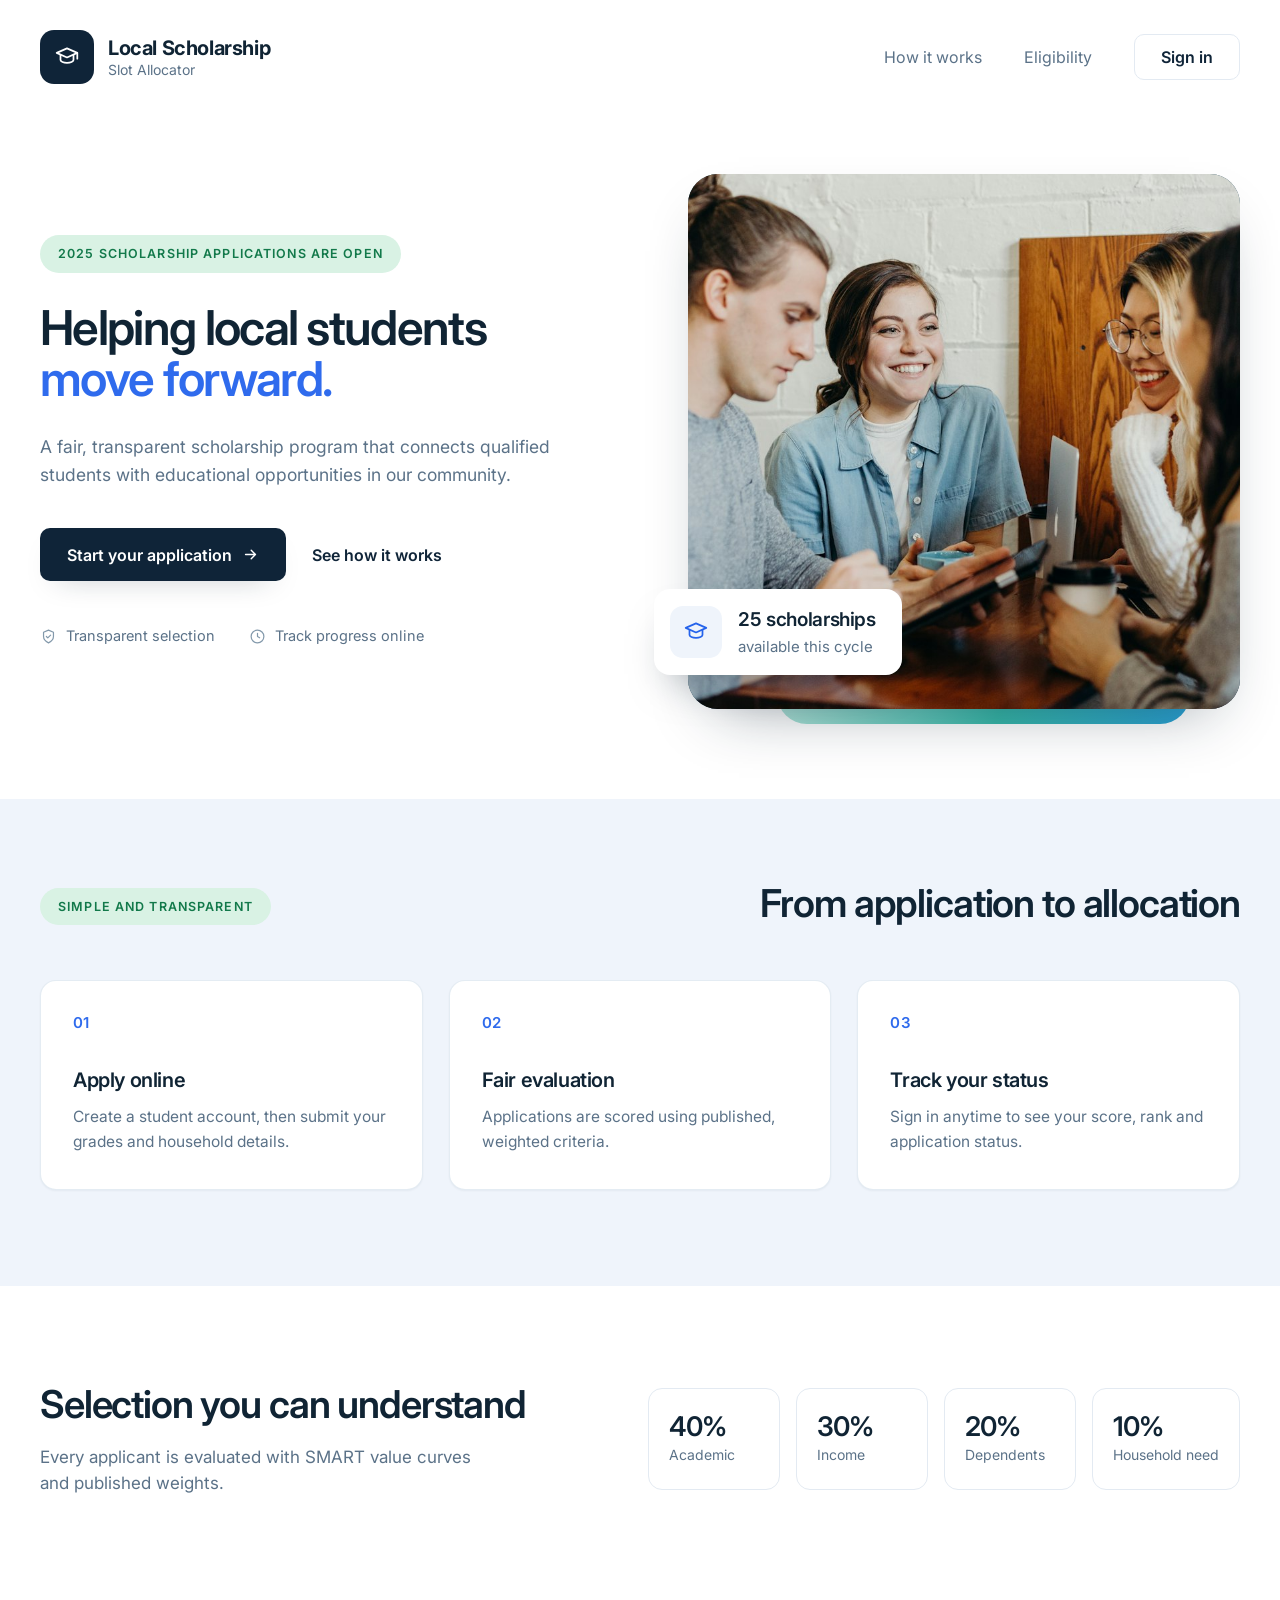
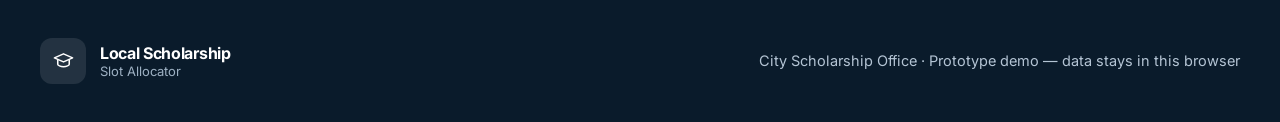
<file: index.html>
<!doctype html>
<html lang="en">
<head>
<meta charset="utf-8">
<meta name="viewport" content="width=device-width, initial-scale=1">
<title>Local Scholarship — Slot Allocator</title>
<meta name="description" content="A fair, transparent scholarship program that connects qualified students with educational opportunities in our community.">
<link rel="preconnect" href="https://fonts.googleapis.com">
<link rel="preconnect" href="https://fonts.gstatic.com" crossorigin>
<link href="https://fonts.googleapis.com/css2?family=Inter:wght@400;500;600;700&display=swap" rel="stylesheet">
<link rel="icon" href="data:image/svg+xml,%3Csvg xmlns='http://www.w3.org/2000/svg' viewBox='0 0 24 24'%3E%3Crect width='24' height='24' rx='6' fill='%230f2438'/%3E%3Cpath d='M12 7l6 2.6-6 2.6-6-2.6 6-2.6z' fill='white'/%3E%3Cpath d='M7 11.4v2.9c0 .8 2.2 1.7 5 1.7s5-.9 5-1.7v-2.9l-5 2.1-5-2.1z' fill='white'/%3E%3C/svg%3E">
<style>
/* ==========================================================================
   Local Scholarship - standalone build (isang file lang, walang server)
   ========================================================================== */

:root{
  --navy:#0f2438;
  --navy-deep:#0a1b2b;
  --navy-soft:#152c42;
  --blue:#2563eb;
  --blue-bright:#2f6bed;
  --blue-soft:#e8f0fe;
  --mint:#d9f2e4;
  --green:#12794a;
  --teal:#2bb3a3;
  --ink:#102434;
  --body:#5b7288;
  --muted:#8399ab;
  --line:#e3eaf2;
  --soft:#eff4fb;
  --amber:#b45309;
  --amber-soft:#fdf0d5;
  --danger:#b42318;
  --shadow-sm:0 1px 2px rgba(16,36,52,.05);
  --shadow-md:0 12px 30px -18px rgba(16,36,52,.35);
  --shadow-lg:0 26px 60px -30px rgba(16,36,52,.45);
  --radius:16px;
}

*,*::before,*::after{box-sizing:border-box;}
html{scroll-behavior:smooth;}
body{
  margin:0;
  font-family:"Inter",-apple-system,BlinkMacSystemFont,"Segoe UI",Roboto,Helvetica,Arial,sans-serif;
  color:var(--ink);background:#fff;-webkit-font-smoothing:antialiased;
  font-size:16px;line-height:1.55;
}
img{max-width:100%;display:block;}
a{color:inherit;text-decoration:none;}
h1,h2,h3,h4{margin:0;letter-spacing:-.02em;line-height:1.15;font-weight:600;}
p{margin:0;}
ul{margin:0;padding:0;list-style:none;}
button,input{font:inherit;color:inherit;}

.container{width:100%;max-width:1400px;margin:0 auto;padding:0 40px;}

/* ---------- Buttons ---------- */
.btn{
  display:inline-flex;align-items:center;gap:10px;border-radius:10px;
  border:1px solid transparent;padding:15px 24px;font-size:16px;font-weight:600;
  cursor:pointer;line-height:1;white-space:nowrap;
  transition:transform .15s ease,background .15s ease,border-color .15s ease;
}
.btn:active{transform:translateY(1px);}
.btn-primary{background:var(--navy);color:#fff;box-shadow:var(--shadow-md);}
.btn-primary:hover{background:var(--navy-soft);}
.btn-ghost{background:#fff;border-color:var(--line);color:var(--navy);padding:14px 26px;}
.btn-ghost:hover{border-color:#c9d6e4;background:#fbfdff;}
.btn-link{background:none;border:none;padding:15px 4px;color:var(--navy);font-weight:600;}
.btn-link:hover{color:var(--blue);}
.btn-submit{width:100%;justify-content:center;background:var(--navy);color:#fff;padding:16px 24px;}
.btn-submit:hover{background:var(--navy-soft);}
.btn-small{background:#fff;border:1px solid var(--line);border-radius:8px;padding:8px 14px;
  font-size:13px;font-weight:500;color:var(--body);cursor:pointer;}
.btn-small:hover{border-color:#c9d6e4;color:var(--ink);}

/* ---------- Nav ---------- */
.nav{padding:30px 0;}
.nav .container{display:flex;align-items:center;justify-content:space-between;gap:24px;}
.brand{display:flex;align-items:center;gap:14px;}
.brand-mark{width:54px;height:54px;border-radius:14px;background:var(--navy);
  display:grid;place-items:center;color:#fff;flex:0 0 auto;}
.brand-mark svg{width:26px;height:26px;}
.brand-text{display:flex;flex-direction:column;line-height:1.25;}
.brand-text strong{font-size:20px;font-weight:700;letter-spacing:-.02em;}
.brand-text small{font-size:14px;color:var(--body);font-weight:400;}
.nav-links{display:flex;align-items:center;gap:42px;}
.nav-links a.navlink{font-size:16px;color:var(--body);}
.nav-links a.navlink:hover{color:var(--ink);}

/* ---------- Hero ---------- */
.hero{padding:60px 0 90px;}
.hero .container{display:grid;grid-template-columns:1.02fr .95fr;gap:56px;align-items:center;}
.pill{display:inline-block;background:var(--mint);color:var(--green);font-size:12.5px;
  font-weight:600;letter-spacing:.09em;text-transform:uppercase;padding:9px 18px;
  border-radius:999px;margin-bottom:30px;}
.hero h1{font-size:clamp(36px,3.75vw,55px);letter-spacing:-.035em;line-height:1.06;text-wrap:balance;}
.hero h1 .accent{color:var(--blue-bright);display:block;}
.lede{color:var(--body);font-size:17.5px;line-height:1.65;max-width:530px;margin-top:28px;}
.hero-actions{display:flex;align-items:center;gap:22px;flex-wrap:wrap;margin-top:38px;}
.hero-actions .btn-primary{padding:17px 26px;}
.trust{display:flex;gap:34px;flex-wrap:wrap;margin-top:44px;color:var(--body);font-size:14.5px;}
.trust li{display:flex;align-items:center;gap:9px;}
.trust svg{width:17px;height:17px;color:var(--muted);flex:0 0 auto;}

.hero-media{position:relative;isolation:isolate;}
.photo-accent{position:absolute;left:16%;right:9%;bottom:-15px;height:100px;border-radius:30px;
  background:linear-gradient(100deg,#b6e8dc,#2bb3a3 55%,#1e9ad0);z-index:0;opacity:.95;}
.photo-frame{position:relative;z-index:1;border-radius:30px;overflow:hidden;aspect-ratio:1/.97;
  background:linear-gradient(150deg,#2a5a6e,#0f2438);box-shadow:var(--shadow-lg);}
.photo-frame img{width:100%;height:100%;object-fit:cover;}
.float-card{position:absolute;z-index:2;left:-34px;bottom:34px;display:flex;align-items:center;
  gap:16px;background:#fff;border-radius:16px;padding:16px 26px 16px 16px;
  box-shadow:0 22px 44px -22px rgba(16,36,52,.5);}
.float-icon{width:52px;height:52px;border-radius:13px;background:var(--soft);color:var(--blue);
  display:grid;place-items:center;flex:0 0 auto;}
.float-icon svg{width:26px;height:26px;}
.float-card strong{display:block;font-size:19px;font-weight:600;letter-spacing:-.02em;}
.float-card small{color:var(--body);font-size:15px;}

/* ---------- Sections ---------- */
.section-soft{background:var(--soft);padding:82px 0 96px;}
.section-white{padding:96px 0 104px;}
.section-head{display:flex;align-items:flex-end;justify-content:space-between;gap:40px;
  margin-bottom:55px;flex-wrap:wrap;}
.section-head .pill{margin-bottom:0;}
.section-head h2{font-size:clamp(28px,3vw,42px);letter-spacing:-.03em;}
.cards{display:grid;grid-template-columns:repeat(3,1fr);gap:26px;}
.card{background:#fff;border:1px solid rgba(226,234,242,.9);border-radius:var(--radius);
  padding:30px 32px 34px;box-shadow:var(--shadow-sm);}
.card-index{color:var(--blue-bright);font-size:15px;font-weight:600;letter-spacing:.02em;
  display:block;margin-bottom:34px;}
.card h3{font-size:20px;font-weight:600;margin-bottom:12px;}
.card p{color:var(--body);font-size:15.5px;line-height:1.65;}

.criteria{display:grid;grid-template-columns:1fr auto;gap:60px;align-items:center;}
.criteria h2{font-size:clamp(28px,3vw,42px);letter-spacing:-.03em;margin-bottom:18px;}
.criteria p{color:var(--body);font-size:17px;max-width:460px;}
.stats{display:flex;gap:16px;flex-wrap:wrap;}
.stat{min-width:132px;border:1px solid var(--line);border-radius:14px;padding:22px 20px;background:#fff;}
.stat b{display:block;font-size:27px;letter-spacing:-.03em;font-weight:600;line-height:1.15;}
.stat span{color:var(--body);font-size:14px;}

/* ---------- Application ---------- */
.apply-page{padding:70px 0 96px;}
.page-head{max-width:720px;margin-bottom:46px;}
.page-head .pill{margin-bottom:22px;}
.page-head h1{font-size:clamp(34px,4vw,52px);letter-spacing:-.035em;}
.page-head p{color:var(--body);font-size:17px;margin-top:18px;max-width:600px;}
.apply-grid{display:grid;grid-template-columns:minmax(0,420px) minmax(0,1fr);gap:34px;align-items:start;}

.panel{background:#fff;border:1px solid var(--line);border-radius:18px;padding:30px;box-shadow:var(--shadow-sm);}
.panel-head{display:flex;align-items:flex-start;justify-content:space-between;gap:16px;margin-bottom:24px;}
.panel-head h2{font-size:20px;letter-spacing:-.02em;}
.panel-head p{color:var(--muted);font-size:13.5px;margin-top:4px;}

.field{margin-bottom:18px;}
.field label{display:block;font-size:13.5px;font-weight:600;color:var(--ink);margin-bottom:7px;}
.field .hint{display:block;font-weight:400;color:var(--muted);font-size:12.5px;margin-top:6px;}
.field input{width:100%;border:1px solid var(--line);border-radius:10px;padding:12px 14px;
  font-size:15px;background:#fcfdff;transition:border-color .15s ease,box-shadow .15s ease;}
.field input:focus{outline:none;border-color:#a9c4f5;box-shadow:0 0 0 3px rgba(47,107,237,.12);background:#fff;}
.field-row{display:grid;grid-template-columns:1fr 1fr;gap:14px;}

.weights{font-size:13px;color:var(--muted);line-height:1.7;border-top:1px solid var(--line);
  padding-top:16px;margin-top:22px;}
.weights b{color:var(--body);font-weight:600;}

.alert{border-radius:10px;padding:12px 14px;font-size:14px;margin-bottom:18px;display:none;}
.alert.show{display:block;}
.alert.error{background:#fef3f2;color:var(--danger);border:1px solid #fbdad5;}

.result-banner{display:none;border-radius:12px;padding:18px 20px;margin-bottom:24px;
  border:1px solid var(--line);background:var(--soft);}
.result-banner.show{display:block;}
.result-banner .who{font-weight:600;font-size:16px;letter-spacing:-.01em;}
.result-banner .meta{color:var(--body);font-size:14px;margin-top:6px;}
.result-banner.granted{background:#f0fbf5;border-color:#c8ecd8;}
.result-banner.waitlist{background:var(--amber-soft);border-color:#f3e0bb;}

.table-wrap{overflow-x:auto;margin:0 -6px;}
table{width:100%;border-collapse:collapse;font-size:14.5px;min-width:560px;}
thead th{text-align:left;font-size:12px;letter-spacing:.06em;text-transform:uppercase;
  color:var(--muted);font-weight:600;padding:0 12px 12px;border-bottom:1px solid var(--line);}
tbody td{padding:14px 12px;border-bottom:1px solid #f1f5f9;vertical-align:middle;}
tbody tr:last-child td{border-bottom:none;}
tbody tr:hover{background:#fbfdff;}
td.rank{color:var(--muted);width:44px;font-variant-numeric:tabular-nums;}
td.name{font-weight:500;}
td.sub{color:var(--muted);font-size:12.5px;font-weight:400;}
td.score{font-variant-numeric:tabular-nums;font-weight:600;}
th.num,td.num{text-align:right;}
.badge{display:inline-block;font-size:11.5px;font-weight:600;letter-spacing:.05em;
  padding:5px 10px;border-radius:999px;text-transform:uppercase;}
.badge.granted{background:#e6f7ee;color:#12794a;}
.badge.waitlist{background:var(--amber-soft);color:var(--amber);}
.empty{text-align:center;color:var(--muted);font-size:14.5px;padding:44px 20px;}
.slots-note{font-size:13px;color:var(--muted);margin-top:16px;}

/* ---------- Footer ---------- */
footer{background:var(--navy-deep);color:#fff;padding:38px 0;}
footer .container{display:flex;align-items:center;justify-content:space-between;gap:28px;flex-wrap:wrap;}
footer .brand-mark{background:rgba(255,255,255,.1);width:46px;height:46px;border-radius:12px;}
footer .brand-mark svg{width:23px;height:23px;}
footer .brand-text strong{font-size:16px;}
footer .brand-text small{color:#9db0c2;font-size:13px;}
footer .foot-note{color:#b4c4d4;font-size:14.5px;}

/* ---------- Responsive ---------- */
@media (max-width:1080px){
  .hero .container{grid-template-columns:1fr;gap:56px;}
  .photo-accent{display:none;}
  .float-card{left:16px;bottom:16px;}
  .hero-media{max-width:620px;}
  .criteria{grid-template-columns:1fr;gap:34px;}
  .apply-grid{grid-template-columns:1fr;}
}
@media (max-width:820px){
  .container{padding:0 22px;}
  .nav{padding:20px 0;}
  .nav-links{gap:20px;}
  .nav-links a.navlink{display:none;}
  .cards{grid-template-columns:1fr;}
  .section-soft,.section-white{padding:60px 0;}
  .hero{padding:30px 0 64px;}
  .section-head{margin-bottom:34px;}
  .stats{width:100%;}
  .stat{flex:1 1 120px;min-width:0;}
  .float-card{padding:12px 18px 12px 12px;gap:12px;}
  .float-icon{width:44px;height:44px;}
  .float-card strong{font-size:16px;}
  .float-card small{font-size:13px;}
  .field-row{grid-template-columns:1fr;}
  .apply-page{padding:40px 0 64px;}
}
/* ---------- Accounts / demo views ---------- */

.navlink-btn{
  background:none;
  border:none;
  padding:0;
  font-size:16px;
  color:var(--body);
  cursor:pointer;
  font-family:inherit;
}
.navlink-btn:hover{color:var(--ink);}

#nav-session{display:flex;align-items:center;gap:16px;}

.nav-user{
  display:flex;
  flex-direction:column;
  line-height:1.2;
  font-size:14.5px;
  font-weight:600;
  color:var(--ink);
}
.nav-user small{font-weight:400;color:var(--muted);font-size:12px;}

.auth-page{padding:40px 0 100px;}

.auth-card{
  max-width:470px;
  margin:0 auto;
  background:#fff;
  border:1px solid var(--line);
  border-radius:20px;
  padding:38px 36px 34px;
  box-shadow:var(--shadow-md);
}
.auth-card .pill{margin-bottom:20px;}
.auth-card h1{font-size:32px;letter-spacing:-.03em;}
.auth-sub{color:var(--body);font-size:15px;margin-top:12px;}

.demo-note{
  margin-top:14px;
  font-size:12.5px;
  color:var(--amber);
  background:var(--amber-soft);
  border:1px solid #f3e0bb;
  border-radius:9px;
  padding:9px 12px;
}

.tabs{
  display:flex;
  gap:6px;
  background:var(--soft);
  padding:5px;
  border-radius:12px;
  margin:24px 0 22px;
}
.tab{
  flex:1;
  border:none;
  background:none;
  padding:11px;
  border-radius:9px;
  font-size:14.5px;
  font-weight:600;
  color:var(--body);
  cursor:pointer;
  transition:background .15s ease, color .15s ease;
  font-family:inherit;
}
.tab.active{background:#fff;color:var(--navy);box-shadow:var(--shadow-sm);}

.auth-alt{font-size:14px;color:var(--body);margin-top:18px;text-align:center;}
.auth-alt a{color:var(--blue);font-weight:600;}
.demo-cred{font-size:12.5px;color:var(--muted);margin-top:10px;}

.field input[readonly]{
  background:var(--soft);
  color:var(--body);
  cursor:not-allowed;
}

.status-list{
  display:grid;
  grid-template-columns:1fr 1fr;
  gap:2px 18px;
  margin:22px 0 0;
  border-top:1px solid var(--line);
  padding-top:18px;
}
.status-list div{padding:8px 0;}
.status-list dt{font-size:12px;letter-spacing:.05em;text-transform:uppercase;color:var(--muted);font-weight:600;}
.status-list dd{margin:4px 0 0;font-size:15px;color:var(--ink);}

.row-sub{color:var(--muted);font-size:12.5px;font-weight:400;}

.otp-box{
  display:none;
  margin:0 0 20px;
  padding:14px 16px;
  border-radius:12px;
  border:1px dashed #a9c4f5;
  background:var(--blue-soft);
  color:var(--navy);
  font-size:13.5px;
}
.otp-box.show{display:block;}
.otp-box b{
  display:block;
  font-size:24px;
  letter-spacing:.2em;
  margin:6px 0 4px;
}
.otp-box span{display:block;color:var(--body);font-size:12.5px;}

.alert.success{
  display:none;
  background:#f0fbf5;
  color:var(--green);
  border:1px solid #c8ecd8;
}
.alert.success.show{display:block;}
.alert.success a{color:var(--green);font-weight:600;text-decoration:underline;}

.forgot-note{font-size:13.5px;color:var(--body);margin-bottom:16px;}

@media (max-width:820px){
  .auth-card{padding:28px 22px;}
  .status-list{grid-template-columns:1fr;}
  #nav-session{gap:10px;}
  .nav-user{display:none;}
}
</style>
</head>
<body>

<header class="nav">
  <div class="container">
    <a class="brand" href="#" data-view="landing">
      <span class="brand-mark" aria-hidden="true">
        <svg viewBox="0 0 24 24" fill="none" stroke="currentColor" stroke-width="1.6" stroke-linecap="round" stroke-linejoin="round">
          <path d="M12 4L2.5 8.2 12 12.4l9.5-4.2L12 4z"/>
          <path d="M6 10.2v4.6c0 1.3 2.7 2.6 6 2.6s6-1.3 6-2.6v-4.6"/>
          <path d="M21.5 8.2v5.4"/>
        </svg>
      </span>
      <span class="brand-text">
        <strong>Local Scholarship</strong>
        <small>Slot Allocator</small>
      </span>
    </a>

    <nav class="nav-links">
      <a class="navlink" href="#how-it-works" data-view="landing" data-section="how-it-works">How it works</a>
      <a class="navlink" href="#eligibility" data-view="landing" data-section="eligibility">Eligibility</a>
      <span id="nav-session"></span>
    </nav>
  </div>
</header>

<main id="top">

  <!-- ==================== LANDING ==================== -->
  <div id="view-landing">

    <section class="hero">
      <div class="container">
        <div class="hero-copy">
          <span class="pill">2025 Scholarship applications are open</span>
          <h1>Helping local students <span class="accent">move forward.</span></h1>
          <p class="lede">
            A fair, transparent scholarship program that connects qualified
            students with educational opportunities in our community.
          </p>

          <div class="hero-actions">
            <button class="btn btn-primary" type="button" data-action="start">
              Start your application
              <svg width="17" height="17" viewBox="0 0 24 24" fill="none" stroke="currentColor" stroke-width="2" stroke-linecap="round" stroke-linejoin="round" aria-hidden="true">
                <path d="M5 12h14M13 6l6 6-6 6"/>
              </svg>
            </button>
            <a class="btn btn-link" href="#how-it-works" data-view="landing" data-section="how-it-works">See how it works</a>
          </div>

          <ul class="trust">
            <li>
              <svg viewBox="0 0 24 24" fill="none" stroke="currentColor" stroke-width="1.7" stroke-linecap="round" stroke-linejoin="round" aria-hidden="true">
                <path d="M12 21s7-3.6 7-9V6l-7-3-7 3v6c0 5.4 7 9 7 9z"/><path d="M9 12l2 2 4-4"/>
              </svg>
              Transparent selection
            </li>
            <li>
              <svg viewBox="0 0 24 24" fill="none" stroke="currentColor" stroke-width="1.7" stroke-linecap="round" stroke-linejoin="round" aria-hidden="true">
                <circle cx="12" cy="12" r="9"/><path d="M12 7.5V12l3 1.8"/>
              </svg>
              Track progress online
            </li>
          </ul>
        </div>

        <div class="hero-media">
          <div class="photo-accent" aria-hidden="true"></div>
          <div class="photo-frame">
            <img src="[data-uri]" alt="Students working together at a table">
          </div>
          <div class="float-card">
            <span class="float-icon" aria-hidden="true">
              <svg viewBox="0 0 24 24" fill="none" stroke="currentColor" stroke-width="1.6" stroke-linecap="round" stroke-linejoin="round">
                <path d="M12 4L2.5 8.2 12 12.4l9.5-4.2L12 4z"/>
                <path d="M6 10.2v4.6c0 1.3 2.7 2.6 6 2.6s6-1.3 6-2.6v-4.6"/>
              </svg>
            </span>
            <div>
              <strong id="slot-count">25 scholarships</strong>
              <small>available this cycle</small>
            </div>
          </div>
        </div>
      </div>
    </section>

    <section class="section-soft" id="how-it-works">
      <div class="container">
        <div class="section-head">
          <span class="pill">Simple and transparent</span>
          <h2>From application to allocation</h2>
        </div>

        <div class="cards">
          <article class="card">
            <span class="card-index">01</span>
            <h3>Apply online</h3>
            <p>Create a student account, then submit your grades and household details.</p>
          </article>
          <article class="card">
            <span class="card-index">02</span>
            <h3>Fair evaluation</h3>
            <p>Applications are scored using published, weighted criteria.</p>
          </article>
          <article class="card">
            <span class="card-index">03</span>
            <h3>Track your status</h3>
            <p>Sign in anytime to see your score, rank and application status.</p>
          </article>
        </div>
      </div>
    </section>

    <section class="section-white" id="eligibility">
      <div class="container">
        <div class="criteria">
          <div>
            <h2>Selection you can understand</h2>
            <p>Every applicant is evaluated with SMART value curves and published weights.</p>
          </div>
          <div class="stats" id="criteria-stats"></div>
        </div>
      </div>
    </section>

  </div><!-- /landing -->

  <!-- ==================== LOGIN ==================== -->
  <div id="view-login" hidden>
    <div class="container auth-page">
      <div class="auth-card">
        <span class="pill">Account access</span>
        <h1>Sign in</h1>
        <p class="auth-sub">Students track their own application. Admins manage the whole cycle.</p>
        <p class="demo-note">Demo mode — accounts are saved in this browser only.</p>

        <div class="tabs" role="tablist">
          <button class="tab active" type="button" data-role="student" role="tab" aria-selected="true">Student</button>
          <button class="tab" type="button" data-role="admin" role="tab" aria-selected="false">Admin</button>
        </div>

        <div class="alert error" id="login-error" role="alert"></div>

        <form id="login-form" novalidate>
          <div class="field">
            <label for="login-identifier">Username or email</label>
            <input id="login-identifier" name="identifier" type="text" autocomplete="username"
                   placeholder="juan.delacruz or juan@email.com" required>
          </div>

          <div class="field">
            <label for="login-password">Password</label>
            <input id="login-password" name="password" type="password" autocomplete="current-password"
                   placeholder="••••••••" required>
          </div>

          <button class="btn btn-submit" id="login-btn" type="submit">Sign in</button>
        </form>

        <p class="auth-alt" id="login-forgot"><a href="#" data-view="forgot">Forgot password?</a></p>
        <p class="auth-alt" id="login-alt">No student account yet? <a href="#" data-view="register">Create one</a></p>
        <p class="auth-alt demo-cred">Demo admin account: <b>admin</b> / <b>admin123</b></p>
      </div>
    </div>
  </div>

  <!-- ==================== REGISTER ==================== -->
  <div id="view-register" hidden>
    <div class="container auth-page">
      <div class="auth-card">
        <span class="pill">Student registration</span>
        <h1>Create your account</h1>
        <p class="auth-sub">One account per applicant. Your name and barangay will be used on your application.</p>
        <p class="demo-note">Demo mode — accounts are saved in this browser only.</p>

        <div class="alert error" id="register-error" role="alert"></div>

        <form id="register-form" novalidate>
          <div class="field">
            <label for="reg-name">Full name</label>
            <input id="reg-name" name="name" type="text" autocomplete="name" placeholder="Juan Dela Cruz" required>
          </div>

          <div class="field">
            <label for="reg-barangay">Barangay</label>
            <input id="reg-barangay" name="barangay" type="text" placeholder="Brgy. Poblacion" required>
          </div>

          <div class="field-row">
            <div class="field">
              <label for="reg-email">Email</label>
              <input id="reg-email" name="email" type="email" autocomplete="email" placeholder="juan@email.com" required>
              <span class="hint">dito ipapadala ang reset code</span>
            </div>
            <div class="field">
              <label for="reg-phone">Phone number</label>
              <input id="reg-phone" name="phone" type="tel" autocomplete="tel" placeholder="0917 123 4567" required>
              <span class="hint">mobile o landline</span>
            </div>
          </div>

          <div class="field">
            <label for="reg-username">Username</label>
            <input id="reg-username" name="username" type="text" autocomplete="username" placeholder="juan.delacruz" required>
            <span class="hint">3–24 characters: letters, numbers, dot, dash or underscore</span>
          </div>

          <div class="field-row">
            <div class="field">
              <label for="reg-password">Password</label>
              <input id="reg-password" name="password" type="password" autocomplete="new-password" placeholder="••••••••" required>
              <span class="hint">at least 8 characters</span>
            </div>
            <div class="field">
              <label for="reg-confirm">Confirm password</label>
              <input id="reg-confirm" name="confirm" type="password" autocomplete="new-password" placeholder="••••••••" required>
            </div>
          </div>

          <button class="btn btn-submit" id="register-btn" type="submit">Create account</button>
        </form>

        <p class="auth-alt">Already registered? <a href="#" data-view="login">Sign in</a></p>
      </div>
    </div>
  </div>

  <!-- ==================== FORGOT PASSWORD ==================== -->
  <div id="view-forgot" hidden>
    <div class="container auth-page">
      <div class="auth-card">
        <span class="pill">Student account</span>
        <h1>Forgot password</h1>
        <p class="auth-sub">
          Enter your username or email. We will send a 6-digit code to your email
          to confirm it is really you.
        </p>

        <div class="alert error" id="forgot-error" role="alert"></div>
        <div class="alert success" id="reset-success" role="status"></div>

        <div id="step-one">
          <form id="forgot-form" novalidate>
            <div class="field">
              <label for="forgot-identifier">Username or email</label>
              <input id="forgot-identifier" name="identifier" type="text" autocomplete="username"
                     placeholder="juan.delacruz or juan@email.com" required>
            </div>

            <button class="btn btn-submit" id="forgot-btn" type="submit">Send code</button>
          </form>
        </div>

        <div id="step-two" hidden>
          <p class="forgot-note">
            Code sent to <b id="sent-to">your email</b> · expires in 5 minutes.
          </p>

          <div class="otp-box" id="otp-demo"></div>

          <form id="reset-form" novalidate>
            <div class="field">
              <label for="reset-otp">6-digit code</label>
              <input id="reset-otp" name="otp" type="text" inputmode="numeric" maxlength="6"
                     placeholder="123456" autocomplete="one-time-code" required>
            </div>

            <div class="field-row">
              <div class="field">
                <label for="reset-password">New password</label>
                <input id="reset-password" name="password" type="password" autocomplete="new-password" placeholder="••••••••" required>
                <span class="hint">at least 8 characters</span>
              </div>
              <div class="field">
                <label for="reset-confirm">Confirm password</label>
                <input id="reset-confirm" name="confirm" type="password" autocomplete="new-password" placeholder="••••••••" required>
              </div>
            </div>

            <button class="btn btn-submit" id="reset-btn" type="submit">Set new password</button>
          </form>
        </div>

        <p class="auth-alt"><a href="#" data-view="login">Back to sign in</a></p>
      </div>
    </div>
  </div>

  <!-- ==================== STUDENT PORTAL ==================== -->
  <div id="view-apply" hidden>
    <div class="container apply-page">
      <div class="page-head">
        <span class="pill">2025 Scholarship application</span>
        <h1>Apply for a scholarship</h1>
        <p>
          Signed in as <b id="student-name">…</b>. Fill in your academic and household details —
          your application is scored instantly and ranked against everyone else in the cycle.
        </p>
      </div>

      <div class="apply-grid">

        <section class="panel">
          <div class="panel-head">
            <div>
              <h2>Your details</h2>
              <p>Name and barangay come from your account.</p>
            </div>
          </div>

          <div class="alert error" id="form-error" role="alert"></div>

          <form id="applicant-form" novalidate>
            <div class="field">
              <label for="name">Full name</label>
              <input id="name" name="name" type="text" readonly>
            </div>

            <div class="field">
              <label for="barangay">Barangay</label>
              <input id="barangay" name="barangay" type="text" readonly>
            </div>

            <div class="field-row">
              <div class="field">
                <label for="grade">General average</label>
                <input id="grade" name="grade" type="number" min="0" max="100" step="0.01" placeholder="90" required>
                <span class="hint">0 – 100</span>
              </div>
              <div class="field">
                <label for="dependents">Dependents</label>
                <input id="dependents" name="dependents" type="number" min="0" max="30" step="1" placeholder="4" required>
                <span class="hint">in the household</span>
              </div>
            </div>

            <div class="field">
              <label for="income">Monthly family income</label>
              <input id="income" name="income" type="number" min="0" step="100" placeholder="12000" required>
              <span class="hint">in pesos (₱)</span>
            </div>

            <button class="btn btn-submit" id="submit-btn" type="submit">
              Submit application
              <svg width="16" height="16" viewBox="0 0 24 24" fill="none" stroke="currentColor" stroke-width="2" stroke-linecap="round" stroke-linejoin="round" aria-hidden="true">
                <path d="M5 12h14M13 6l6 6-6 6"/>
              </svg>
            </button>
          </form>

          <p class="weights" id="weights-note"></p>
        </section>

        <section class="panel">
          <div class="panel-head">
            <div>
              <h2>Your application</h2>
              <p>Only you can see this — the full ranking is for the admin.</p>
            </div>
          </div>

          <div id="status-body">
            <p class="loading">Checking your application…</p>
          </div>
        </section>

      </div>
    </div>
  </div>

  <!-- ==================== ADMIN CONSOLE ==================== -->
  <div id="view-admin" hidden>
    <div class="container apply-page">
      <div class="page-head">
        <span class="pill">Admin only</span>
        <h1>Ranking and slot allocation</h1>
        <p>
          Signed in as <b id="admin-name">…</b>. Every submitted application, scored by the
          allocation engine and ordered by weighted score.
        </p>
      </div>

      <div class="alert error" id="admin-error" role="alert"></div>

      <section class="panel">
        <div class="panel-head">
          <div>
            <h2>Live allocation</h2>
            <p>Ranked by weighted score, highest first.</p>
          </div>
          <button class="btn-small" id="reset-btn" type="button">Clear all</button>
        </div>

        <div id="results-body">
          <p class="loading">Loading applicants…</p>
        </div>

        <p class="slots-note" id="slots-note"></p>
      </section>
    </div>
  </div>

</main>

<footer>
  <div class="container">
    <div class="brand">
      <span class="brand-mark" aria-hidden="true">
        <svg viewBox="0 0 24 24" fill="none" stroke="currentColor" stroke-width="1.6" stroke-linecap="round" stroke-linejoin="round">
          <path d="M12 4L2.5 8.2 12 12.4l9.5-4.2L12 4z"/>
          <path d="M6 10.2v4.6c0 1.3 2.7 2.6 6 2.6s6-1.3 6-2.6v-4.6"/>
        </svg>
      </span>
      <span class="brand-text">
        <strong>Local Scholarship</strong>
        <small>Slot Allocator</small>
      </span>
    </div>
    <p class="foot-note">City Scholarship Office · Prototype demo — data stays in this browser</p>
  </div>
</footer>

<script>/* ==========================================================================
   Local Scholarship - single-file demo build (GitHub Pages friendly)

   Walang backend: accounts, sessions at applications ay nasa localStorage
   ng browser. Para sa demonstration lang ito -- ang totoong system ay ang
   Java version (web/ + ApiServer.java) na naka-file storage at server-side
   ang auth.

   Engine: SMART value curves + tie-break cascade, tugma sa Java classes.
   ========================================================================== */

const CONFIG = {
  slots: 25,
  criteria: [
    { name: 'Academic',       weight: 0.40 },
    { name: 'Income',         weight: 0.30 },
    { name: 'Dependents',     weight: 0.20 },
    { name: 'Household need', weight: 0.10 }
  ]
};

const KEYS = {
  accounts:   'scholarship.accounts.v1',
  session:    'scholarship.session.v1',
  applicants: 'scholarship.applicants.v1'
};

const ADMIN_DEMO = { username: 'admin', password: 'admin123' };

const DEMO_APPLICANTS = [
  { name: 'Jose Ramos',     barangay: 'Brgy. Bagong Silang', grade: 93, income: 8000,  dependents: 6, owner: null },
  { name: 'Juan Dela Cruz', barangay: 'Brgy. Poblacion',     grade: 90, income: 12000, dependents: 4, owner: null },
  { name: 'Maria Santos',   barangay: 'Brgy. San Jose',      grade: 95, income: 40000, dependents: 2, owner: null },
  { name: 'Ana Lim',        barangay: 'Brgy. Malinao',       grade: 88, income: 20000, dependents: 3, owner: null },
  { name: 'Pedro Reyes',    barangay: 'Brgy. Poblacion',     grade: 80, income: 9000,  dependents: 5, owner: null }
];

/* ---------------------------- helpers ---------------------------- */

const clamp = (n, min, max) => Math.max(min, Math.min(max, n));
const money = (n) => '₱' + Number(n).toLocaleString('en-PH');
const fmt = (n) => Number(n).toFixed(2);
const esc = (s) => String(s).replace(/[&<>"']/g, (c) =>
  ({ '&': '&amp;', '<': '&lt;', '>': '&gt;', '"': '&quot;', "'": '&#39;' }[c]));

function readJson(key, fallback) {
  try {
    const raw = localStorage.getItem(key);
    return raw ? JSON.parse(raw) : fallback;
  } catch (err) {
    return fallback;
  }
}

function writeJson(key, value) {
  try {
    localStorage.setItem(key, JSON.stringify(value));
    return true;
  } catch (err) {
    return false;
  }
}

/* ------------------------ scoring (SMART) ------------------------ */

function scoreOf(a) {
  // Academic: convex value curve -- mas malaki ang agwat sa 85-100.
  const grade = Math.pow(clamp((a.grade - 75) / 25, 0, 1), 1.35) * 100;

  // Income: continuous exponential decay -- walang step buckets.
  const income = a.income <= 15000
    ? 100
    : clamp(100 * Math.exp(-(a.income - 15000) / 25000), 0, 100);

  // Dependents: saturating curve -- walang artificial cap sa 5.
  const dep = Math.max(0, a.dependents);
  const dependents = (100 * dep) / (dep + 2);

  // Household need: linear value curve.
  const perMember = a.income / (a.dependents + 1);
  const need = clamp(((30000 - perMember) / 30000) * 100, 0, 100);

  const parts = { Academic: grade, Income: income, Dependents: dependents, 'Household need': need };

  return {
    total: CONFIG.criteria.reduce((sum, c) => sum + parts[c.name] * c.weight, 0),
    parts
  };
}

function loadApplicants() {
  const list = readJson(KEYS.applicants, null);

  // Seed lang kapag wala pang dating data. Ang empty array ay valid state --
  // ibig sabihin na-clear ng admin ang cycle, kaya hindi na dapat i-reseed.
  if (Array.isArray(list)) return list;

  writeJson(KEYS.applicants, DEMO_APPLICANTS);
  return DEMO_APPLICANTS.slice();
}

function saveApplicants(list) {
  writeJson(KEYS.applicants, list);
}

function ranked() {
  return loadApplicants()
    .map((a) => ({ ...a, score: scoreOf(a).total }))
    .sort((x, y) =>
      y.score - x.score ||                                              // 1. weighted score
      y.grade - x.grade ||                                              // 2. mas mataas na grade
      x.income / (x.dependents + 1) - y.income / (y.dependents + 1) ||   // 3. mas nangangailangan
      y.dependents - x.dependents ||                                     // 4. mas maraming dependents
      (x.addedAt || 0) - (y.addedAt || 0)                                // 5. submission order
    )
    .map((a, i) => ({ ...a, rank: i + 1, status: i < CONFIG.slots ? 'GRANTED' : 'WAITLIST' }));
}

/* ------------------------- accounts (demo) ------------------------- */

function loadAccounts() {
  const accounts = readJson(KEYS.accounts, []);
  const list = Array.isArray(accounts) ? accounts : [];

  // Seed ng demo admin sa unang bukas.
  if (!list.some((a) => a.role === 'admin')) {
    list.push({
      username: ADMIN_DEMO.username,
      role: 'admin',
      name: 'Scholarship Administrator',
      barangay: 'City Scholarship Office',
      email: 'admin@scholarship.local',
      phone: '',
      password: ADMIN_DEMO.password
    });
    writeJson(KEYS.accounts, list);
  }
  return list;
}

function saveAccounts(list) {
  writeJson(KEYS.accounts, list);
}

function findAccount(identifier) {
  const value = String(identifier || '').trim().toLowerCase();
  if (!value) return null;
  return loadAccounts().find((a) =>
    a.username.toLowerCase() === value || (a.email || '').toLowerCase() === value) || null;
}

function currentUser() {
  const username = localStorage.getItem(KEYS.session);
  if (!username) return null;
  return loadAccounts().find((a) => a.username === username) || null;
}

function setSession(username) {
  localStorage.setItem(KEYS.session, username);
}

function clearSession() {
  localStorage.removeItem(KEYS.session);
}

const homeFor = (role) => (role === 'admin' ? 'admin' : 'apply');
const roleLabel = (role) => (role === 'admin' ? 'Administrator' : 'Student');

/* ----------------------------- views ----------------------------- */

const VIEWS = ['landing', 'login', 'register', 'forgot', 'apply', 'admin'];

function showError(id, message) {
  const box = document.getElementById(id);
  if (!box) return;
  box.textContent = message;
  box.classList.add('show');
}

function hideError(id) {
  const box = document.getElementById(id);
  if (box) box.classList.remove('show');
}

function showView(name) {
  const user = currentUser();

  // Guards: kailangan ng account para sa student at admin pages.
  if ((name === 'apply' || name === 'admin') && !user) name = 'login';
  if (name === 'apply' && user && user.role !== 'student') name = 'admin';
  if (name === 'admin' && user && user.role !== 'admin') name = 'apply';

  VIEWS.forEach((view) => {
    const el = document.getElementById('view-' + view);
    if (el) el.hidden = view !== name;
  });

  renderNav();
  window.scrollTo({ top: 0, behavior: 'instant' in window ? 'instant' : 'auto' });

  if (name === 'landing') renderLanding();
  if (name === 'apply') renderStudentView();
  if (name === 'admin') renderAdminView();
  if (name === 'forgot') resetForgotView();
  if (name === 'login') renderLoginTabs('student');
}

function renderNav() {
  const slot = document.getElementById('nav-session');
  if (!slot) return;

  const user = currentUser();

  if (!user) {
    slot.innerHTML = '<button class="btn btn-ghost" type="button" data-view="login">Sign in</button>';
    return;
  }

  slot.innerHTML = `
    <button class="navlink navlink-btn" type="button" data-view="${homeFor(user.role)}">
      ${user.role === 'admin' ? 'Admin console' : 'My application'}
    </button>
    <span class="nav-user">${esc(user.name)}<small>${roleLabel(user.role)}</small></span>
    <button class="btn-small" id="nav-logout" type="button">Sign out</button>
  `;

  document.getElementById('nav-logout').addEventListener('click', () => {
    clearSession();
    showView('landing');
  });
}

/* ---------------------------- landing ---------------------------- */

function renderLanding() {
  const slotsEl = document.getElementById('slot-count');
  if (slotsEl) slotsEl.textContent = CONFIG.slots + ' scholarships';

  const statsEl = document.getElementById('criteria-stats');
  if (statsEl) {
    statsEl.innerHTML = CONFIG.criteria.map((c) => `
      <div class="stat">
        <b>${Math.round(c.weight * 100)}%</b>
        <span>${esc(c.name)}</span>
      </div>
    `).join('');
  }
}

/* ----------------------------- login ----------------------------- */

let loginRole = 'student';

function renderLoginTabs(role) {
  loginRole = role || loginRole;
  hideError('login-error');

  document.querySelectorAll('.tab').forEach((tab) => {
    const active = tab.dataset.role === loginRole;
    tab.classList.toggle('active', active);
    tab.setAttribute('aria-selected', active ? 'true' : 'false');
  });

  const btn = document.getElementById('login-btn');
  if (btn) btn.textContent = loginRole === 'admin' ? 'Sign in as admin' : 'Sign in';

  // Walang student registration o forgot-password sa admin tab.
  ['login-alt', 'login-forgot'].forEach((id) => {
    const el = document.getElementById(id);
    if (el) el.hidden = loginRole === 'admin';
  });

  const field = document.getElementById('login-identifier');
  if (field) {
    field.placeholder = loginRole === 'admin' ? 'admin' : 'juan.delacruz or juan@email.com';
  }
}

function wireLogin() {
  document.querySelectorAll('.tab').forEach((tab) => {
    tab.addEventListener('click', () => renderLoginTabs(tab.dataset.role));
  });

  const form = document.getElementById('login-form');
  if (!form) return;

  form.addEventListener('submit', (event) => {
    event.preventDefault();
    hideError('login-error');

    const identifier = form.elements.identifier.value.trim();
    const password = form.elements.password.value;

    if (!identifier || !password) {
      showError('login-error', 'Please enter your username and password.');
      return;
    }

    const account = findAccount(identifier);

    if (!account || account.password !== password) {
      showError('login-error', 'Wrong username or password.');
      return;
    }
    if (account.role !== loginRole) {
      showError('login-error', loginRole === 'admin'
        ? 'This account is not an admin account.'
        : 'This account is not a student account. Sign in using the Admin tab.');
      return;
    }

    setSession(account.username);
    form.reset();
    showView(homeFor(account.role));
  });
}

/* --------------------------- registration --------------------------- */

function wireRegister() {
  const form = document.getElementById('register-form');
  if (!form) return;

  form.addEventListener('submit', (event) => {
    event.preventDefault();
    hideError('register-error');

    const fields = {
      name: form.elements.name.value.trim(),
      barangay: form.elements.barangay.value.trim(),
      email: form.elements.email.value.trim().toLowerCase(),
      phone: form.elements.phone.value.trim(),
      username: form.elements.username.value.trim().toLowerCase(),
      password: form.elements.password.value
    };

    if (!fields.name || !fields.barangay || !fields.email || !fields.phone ||
        !fields.username || !fields.password) {
      showError('register-error', 'Please fill in every field.');
      return;
    }
    if (!/^[^\s@]+@[^\s@]+\.[A-Za-z]{2,}$/.test(fields.email)) {
      showError('register-error', 'Please enter a valid email address.');
      return;
    }
    if (fields.phone.replace(/[^0-9]/g, '').length < 7 ||
        !/^[0-9+()\-\s]+$/.test(fields.phone)) {
      showError('register-error', 'Please enter a valid phone number.');
      return;
    }
    if (!/^[a-z0-9._-]{3,24}$/.test(fields.username)) {
      showError('register-error', 'Username must be 3-24 characters: letters, numbers, dot, dash or underscore.');
      return;
    }
    if (fields.password.length < 8) {
      showError('register-error', 'Password must be at least 8 characters.');
      return;
    }
    if (fields.password !== form.elements.confirm.value) {
      showError('register-error', 'The two passwords do not match.');
      return;
    }

    const accounts = loadAccounts();
    if (accounts.some((a) => a.username === fields.username)) {
      showError('register-error', 'That username is already taken. Please choose another one.');
      return;
    }
    if (accounts.some((a) => (a.email || '').toLowerCase() === fields.email)) {
      showError('register-error', 'That email is already used by another account.');
      return;
    }

    accounts.push({ ...fields, role: 'student' });
    saveAccounts(accounts);

    setSession(fields.username);
    form.reset();
    showView('apply');
  });
}

/* -------------------------- forgot password -------------------------- */

let pendingOtp = null;

function resetForgotView() {
  pendingOtp = null;
  hideError('forgot-error');
  document.getElementById('reset-success').classList.remove('show');
  document.getElementById('step-one').hidden = false;
  document.getElementById('step-two').hidden = true;
  document.getElementById('otp-demo').classList.remove('show');
}

function wireForgot() {
  const requestForm = document.getElementById('forgot-form');
  const resetForm = document.getElementById('reset-form');
  if (!requestForm || !resetForm) return;

  requestForm.addEventListener('submit', (event) => {
    event.preventDefault();
    hideError('forgot-error');

    const identifier = requestForm.elements.identifier.value.trim();
    if (!identifier) {
      showError('forgot-error', 'Please enter your username or email.');
      return;
    }

    const account = findAccount(identifier);
    if (!account) {
      showError('forgot-error', 'No account found with that username or email.');
      return;
    }
    if (account.role === 'admin') {
      showError('forgot-error', 'Admin accounts are recovered by the scholarship office.');
      return;
    }

    const code = String(Math.floor(Math.random() * 1000000)).padStart(6, '0');
    pendingOtp = {
      username: account.username,
      code,
      expiresAt: Date.now() + 5 * 60 * 1000,
      attempts: 0
    };

    document.getElementById('sent-to').textContent = maskEmail(account.email);
    const demo = document.getElementById('otp-demo');
    demo.innerHTML = `Demo OTP: <b>${code}</b>` +
      '<span>Walang totoong email sa demo — ito ang code na ipapakita sa presentation.</span>';
    demo.classList.add('show');

    document.getElementById('step-one').hidden = true;
    document.getElementById('step-two').hidden = false;
    resetForm.elements.otp.focus();
  });

  resetForm.addEventListener('submit', (event) => {
    event.preventDefault();
    hideError('forgot-error');

    if (!pendingOtp) {
      showError('forgot-error', 'Please request a code first.');
      return;
    }
    if (Date.now() > pendingOtp.expiresAt) {
      showError('forgot-error', 'That code has expired. Please request a new one.');
      pendingOtp = null;
      return;
    }

    const otp = resetForm.elements.otp.value.trim();
    const password = resetForm.elements.password.value;

    if (!/^\d{6}$/.test(otp)) {
      showError('forgot-error', 'Enter the 6-digit code.');
      return;
    }
    if (pendingOtp.attempts >= 5) {
      showError('forgot-error', 'Too many wrong codes. Please request a new one.');
      pendingOtp = null;
      return;
    }
    if (otp !== pendingOtp.code) {
      pendingOtp.attempts += 1;
      showError('forgot-error', `That code is not correct. ${5 - pendingOtp.attempts} attempt/s left.`);
      return;
    }
    if (password.length < 8) {
      showError('forgot-error', 'Password must be at least 8 characters.');
      return;
    }
    if (password !== resetForm.elements.confirm.value) {
      showError('forgot-error', 'The two passwords do not match.');
      return;
    }

    const accounts = loadAccounts();
    const account = accounts.find((a) => a.username === pendingOtp.username);
    if (!account) {
      showError('forgot-error', 'Account not found.');
      return;
    }

    account.password = password;
    saveAccounts(accounts);

    // Kung naka-login ang account na ito, i-log out (gaya ng Java version).
    if (localStorage.getItem(KEYS.session) === account.username) clearSession();

    pendingOtp = null;
    resetForm.reset();
    document.getElementById('step-two').hidden = true;
    document.getElementById('otp-demo').classList.remove('show');

    const success = document.getElementById('reset-success');
    success.innerHTML = 'Password updated. <a href="#" data-view="login">Sign in with your new password</a>.';
    success.classList.add('show');
  });
}

function maskEmail(email) {
  const value = String(email || '');
  const at = value.indexOf('@');
  if (at <= 0) return 'your email';
  const name = value.slice(0, at);
  return (name.length <= 2 ? name : name.slice(0, 2)) + '***' + value.slice(at);
}

/* -------------------------- student portal -------------------------- */

function renderWeightNote() {
  const note = document.getElementById('weights-note');
  if (!note) return;
  note.innerHTML = '<b>Scoring weights:</b> ' +
    CONFIG.criteria.map((c) => `${esc(c.name)} ${Math.round(c.weight * 100)}%`).join(' · ') +
    '. Weighted scores range from 0 to 100.';
}

function myApplication() {
  const user = currentUser();
  if (!user) return null;
  return ranked().find((a) => a.owner === user.username) || null;
}

function renderStudentView() {
  const user = currentUser();
  if (!user || user.role !== 'student') return;

  const form = document.getElementById('applicant-form');
  document.getElementById('student-name').textContent = user.name;
  form.elements.name.value = user.name;
  form.elements.barangay.value = user.barangay;

  renderWeightNote();
  renderMyStatus();
}

function renderMyStatus() {
  const body = document.getElementById('status-body');
  const form = document.getElementById('applicant-form');
  const submitBtn = document.getElementById('submit-btn');
  const mine = myApplication();

  if (!mine) {
    setFormLocked(false);
    body.innerHTML = `
      <div class="empty">
        You have not submitted an application yet.<br>
        Fill in the form on the left to join the current cycle.
      </div>`;
    return;
  }

  const granted = mine.status === 'GRANTED';

  body.innerHTML = `
    <div class="result-banner show ${granted ? 'granted' : 'waitlist'}">
      <div class="who">${esc(mine.name)} — ${granted ? 'Scholarship granted' : 'Placed on the waitlist'}</div>
      <div class="meta">
        Weighted score <b>${fmt(mine.score)}</b> · Rank <b>${mine.rank}</b> of ${ranked().length} ·
        ${granted ? 'within the available slots' : 'outside the available slots'}
      </div>
    </div>

    <dl class="status-list">
      <div><dt>Barangay</dt><dd>${esc(mine.barangay)}</dd></div>
      <div><dt>General average</dt><dd>${mine.grade}</dd></div>
      <div><dt>Monthly family income</dt><dd>${money(mine.income)}</dd></div>
      <div><dt>Dependents</dt><dd>${mine.dependents}</dd></div>
    </dl>

    <p class="slots-note">Your rank updates whenever another applicant is added.</p>
  `;

  setFormLocked(true);
}

function setFormLocked(locked) {
  const form = document.getElementById('applicant-form');
  const submitBtn = document.getElementById('submit-btn');
  ['grade', 'income', 'dependents'].forEach((key) => { form.elements[key].disabled = locked; });
  submitBtn.disabled = locked;
  submitBtn.textContent = locked ? 'Application submitted' : 'Submit application';
}

function wireApply() {
  const form = document.getElementById('applicant-form');
  if (!form) return;

  form.addEventListener('submit', (event) => {
    event.preventDefault();
    hideError('form-error');

    const user = currentUser();
    if (!user || user.role !== 'student') { showView('login'); return; }

    const grade = Number(form.elements.grade.value);
    const income = Number(form.elements.income.value);
    const dependents = Math.round(Number(form.elements.dependents.value));

    if (form.elements.grade.value === '' || form.elements.income.value === '' ||
        form.elements.dependents.value === '') {
      showError('form-error', 'Please fill in every field before submitting.');
      return;
    }
    if (!(grade >= 0 && grade <= 100)) {
      showError('form-error', 'General average must be between 0 and 100.');
      return;
    }
    if (!(income >= 0)) {
      showError('form-error', 'Monthly family income cannot be negative.');
      return;
    }
    if (!(dependents >= 0 && dependents <= 30)) {
      showError('form-error', 'Number of dependents must be between 0 and 30.');
      return;
    }
    if (myApplication()) {
      showError('form-error', 'You already submitted an application this cycle. Please check your status.');
      return;
    }

    const list = loadApplicants();
    list.push({
      name: user.name,
      barangay: user.barangay,
      grade,
      income,
      dependents,
      owner: user.username,
      addedAt: Date.now()
    });
    saveApplicants(list);

    form.elements.grade.value = '';
    form.elements.income.value = '';
    form.elements.dependents.value = '';
    renderMyStatus();
  });
}

/* ---------------------------- admin console ---------------------------- */

function renderAdminView() {
  const user = currentUser();
  if (!user || user.role !== 'admin') return;

  document.getElementById('admin-name').textContent = user.name;
  renderAdminTable();
}

function renderAdminTable() {
  const body = document.getElementById('results-body');
  const slotsNote = document.getElementById('slots-note');
  const rows = ranked();

  slotsNote.textContent =
    `Weighted scores are out of 100 · Top ${CONFIG.slots} ranked applicants receive the scholarship.`;

  if (!rows.length) {
    body.innerHTML = '<div class="empty">No applications yet in this cycle.</div>';
    return;
  }

  body.innerHTML = `
    <div class="table-wrap">
      <table>
        <thead>
          <tr>
            <th>#</th>
            <th>Applicant</th>
            <th class="num">Score</th>
            <th>Status</th>
          </tr>
        </thead>
        <tbody>
          ${rows.map((r) => `
            <tr>
              <td class="rank">${r.rank}</td>
              <td class="name">${esc(r.name)}<div class="row-sub">${esc(r.barangay)} · avg ${r.grade} · ${money(r.income)} · ${r.dependents} dep.</div></td>
              <td class="score num">${fmt(r.score)}</td>
              <td><span class="badge ${r.status.toLowerCase()}">${r.status}</span></td>
            </tr>
          `).join('')}
        </tbody>
      </table>
    </div>
    <p class="slots-note">${rows.length} application${rows.length === 1 ? '' : 's'} in this cycle · ${CONFIG.slots} slots available.</p>
  `;
}

function wireAdmin() {
  const resetBtn = document.getElementById('reset-btn');
  if (!resetBtn) return;

  resetBtn.addEventListener('click', () => {
    if (!confirm('Remove all applications from this cycle? Students will have to apply again.')) return;
    saveApplicants([]);
    hideError('admin-error');
    renderAdminTable();
  });
}

/* ------------------------------ routing ------------------------------ */

function wireNavigation() {
  document.addEventListener('click', (event) => {
    const target = event.target.closest('[data-view]');
    if (!target) return;

    event.preventDefault();
    const view = target.dataset.view;
    const section = target.dataset.section;

    showView(view);

    if (section) {
      const el = document.getElementById(section);
      if (el) el.scrollIntoView({ behavior: 'smooth', block: 'start' });
    }
  });

  document.querySelector('[data-action="start"]').addEventListener('click', () => {
    const user = currentUser();
    showView(user ? homeFor(user.role) : 'login');
  });
}

/* -------------------------------- init -------------------------------- */

loadAccounts();
loadApplicants();

wireNavigation();
wireLogin();
wireRegister();
wireForgot();
wireApply();
wireAdmin();

showView('landing');
</script>
</body>
</html>
</file>
